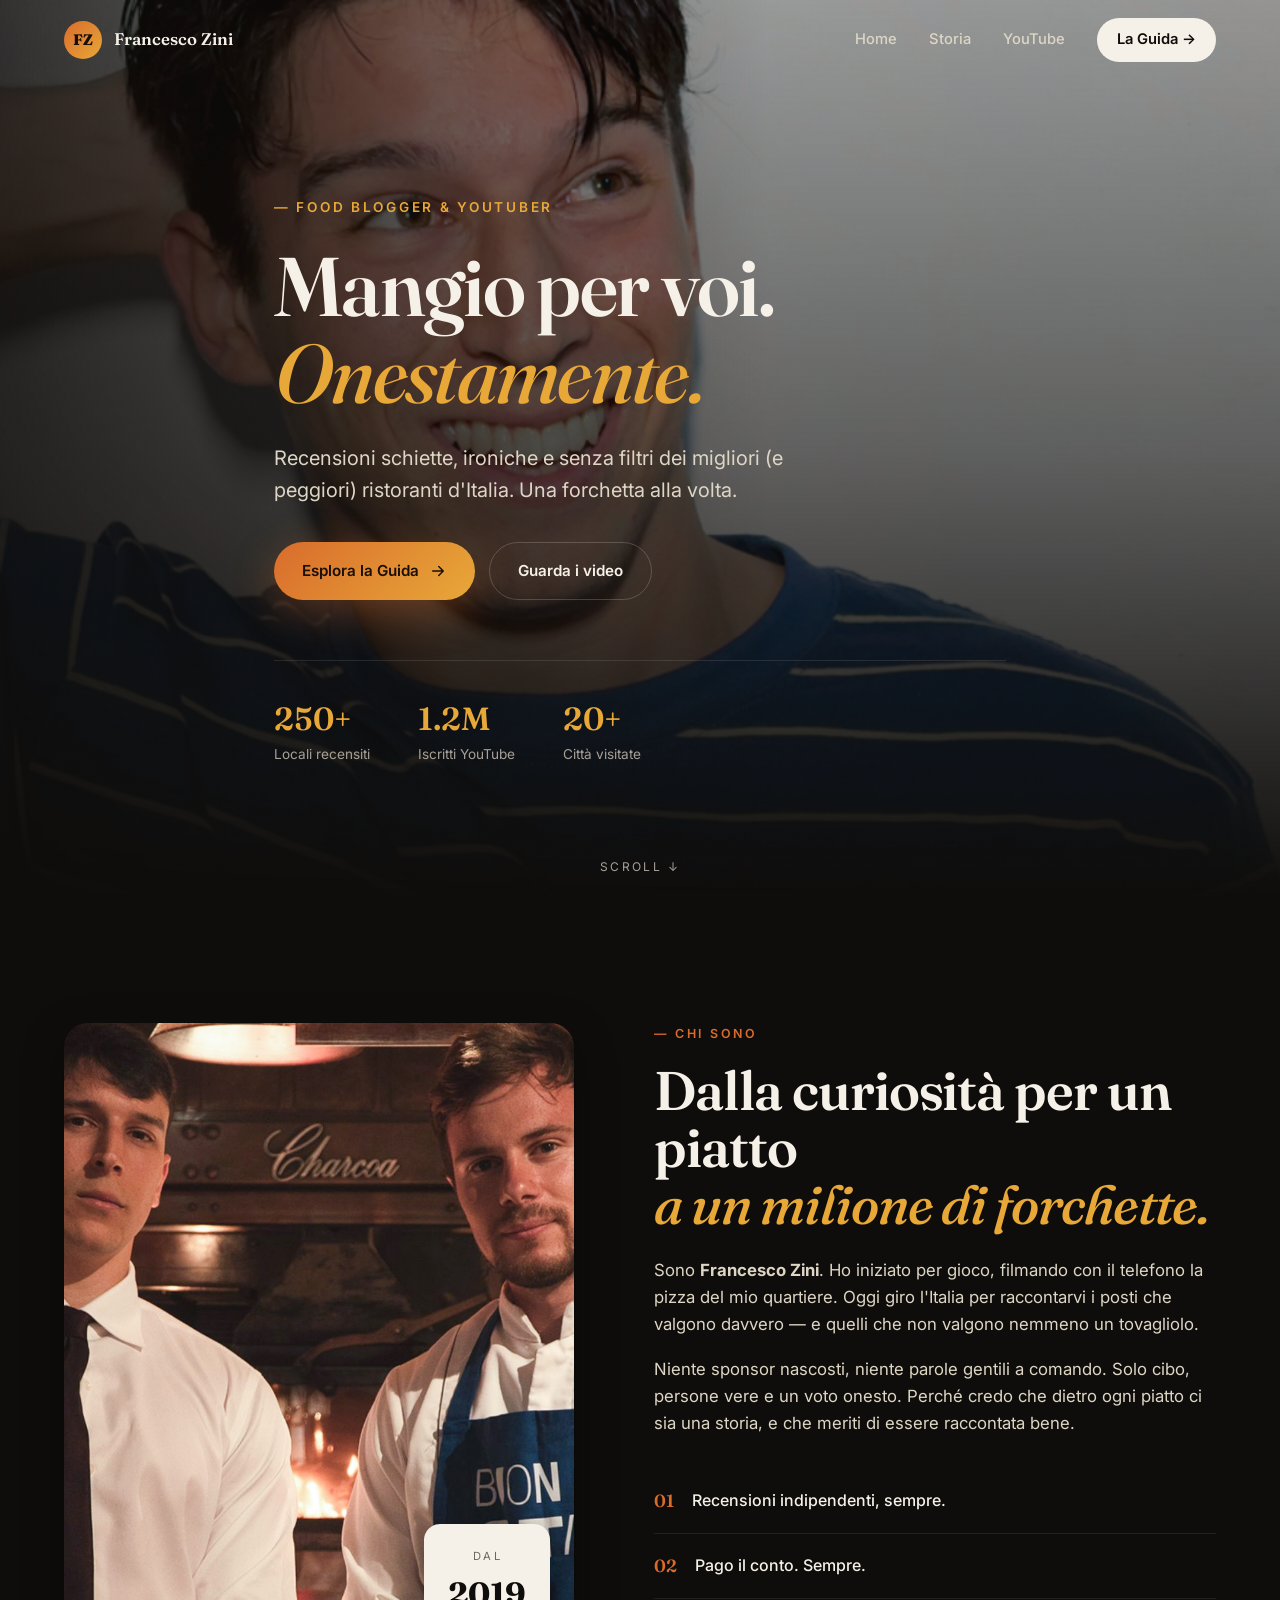
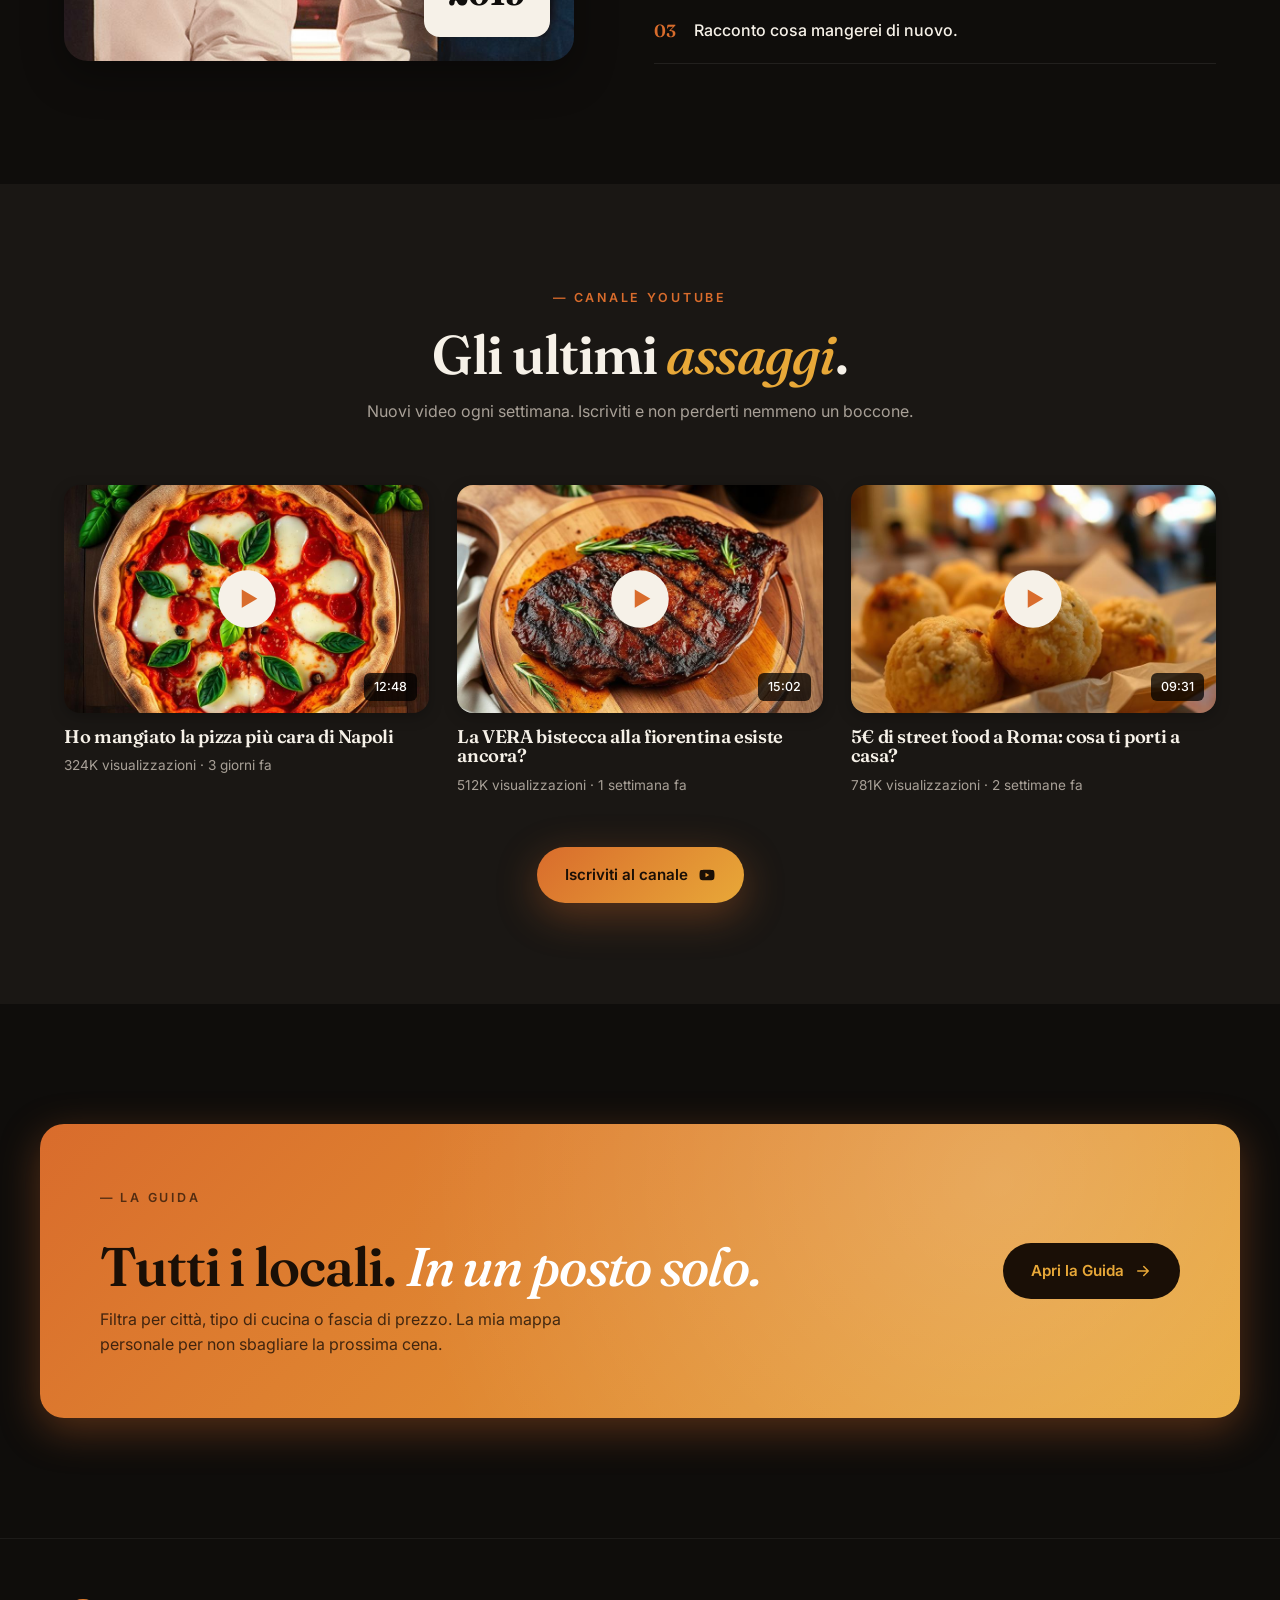
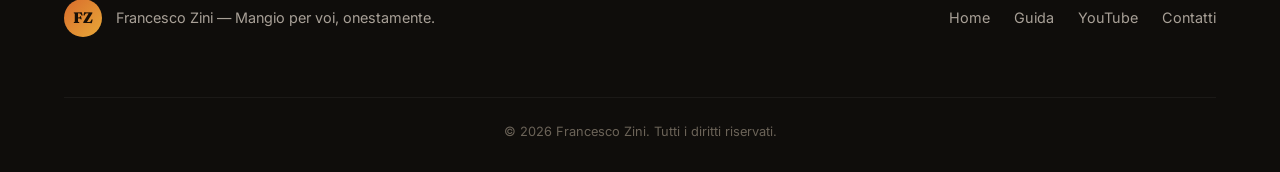
<file: index.html>
<!DOCTYPE html>
<html lang="it">
<head>
  <meta charset="UTF-8" />
  <meta name="viewport" content="width=device-width, initial-scale=1.0" />
  <title>Francesco Zini — Food Blogger & YouTuber | Le migliori recensioni d'Italia</title>
  <meta name="description" content="Il sito ufficiale di Francesco Zini: storie, recensioni schiette e la guida ai migliori ristoranti d'Italia, dallo street food al gourmet." />
  <meta property="og:title" content="Francesco Zini — Food Blogger & YouTuber" />
  <meta property="og:description" content="Storie, recensioni e la guida ai migliori ristoranti d'Italia." />
  <meta property="og:type" content="website" />
  <meta property="og:image" content="assets/images/hero-francesco.jpg" />
  <link rel="icon" type="image/jpeg" href="assets/images/Francesco Zini-3.jpg">
  <link rel="preconnect" href="https://fonts.googleapis.com">
  <link rel="preconnect" href="https://fonts.gstatic.com" crossorigin>
  <link href="https://fonts.googleapis.com/css2?family=Fraunces:opsz,wght@9..144,400;9..144,600;9..144,800&family=Inter:wght@300;400;500;600;700&display=swap" rel="stylesheet">
  <link rel="stylesheet" href="assets/css/style.css" />
</head>
<body>

  <!-- ============ NAVBAR ============ -->
  <header class="nav" id="nav">
    <div class="container nav__inner">
      <a href="index.html" class="nav__logo">
        <span class="nav__logo-mark">FZ</span>
        <span class="nav__logo-text">Francesco Zini</span>
      </a>
      <nav class="nav__links" aria-label="Navigazione principale">
        <a href="#home">Home</a>
        <a href="#storia">Storia</a>
        <a href="#youtube">YouTube</a>
        <a href="guida.html" class="nav__cta">La Guida →</a>
      </nav>
      <button class="nav__burger" id="navBurger" aria-label="Apri menu">
        <span></span><span></span><span></span>
      </button>
    </div>
  </header>

  <!-- ============ HERO ============ -->
  <section class="hero" id="home">
    <div class="hero__media">
      <img src="assets/images/Francesco Zini-3.jpg" alt="Francesco Zini in trattoria" />
      <div class="hero__overlay"></div>
    </div>
    <div class="container hero__content">
      <span class="hero__eyebrow reveal">— Food Blogger & YouTuber</span>
      <h1 class="hero__title reveal">
        Mangio per voi.<br/>
        <em>Onestamente.</em>
      </h1>
      <p class="hero__sub reveal">
        Recensioni schiette, ironiche e senza filtri dei migliori (e peggiori)
        ristoranti d'Italia. Una forchetta alla volta.
      </p>
      <div class="hero__actions reveal">
        <a href="guida.html" class="btn btn--primary magnetic">
          <span>Esplora la Guida</span>
          <svg viewBox="0 0 24 24" fill="none"><path d="M5 12h14M13 6l6 6-6 6" stroke="currentColor" stroke-width="2" stroke-linecap="round" stroke-linejoin="round"/></svg>
        </a>
        <a href="#youtube" class="btn btn--ghost">Guarda i video</a>
      </div>
      <div class="hero__stats reveal">
        <div><strong>250+</strong><span>Locali recensiti</span></div>
        <div><strong>1.2M</strong><span>Iscritti YouTube</span></div>
        <div><strong>20+</strong><span>Città visitate</span></div>
      </div>
    </div>
    <div class="hero__scroll">scroll ↓</div>
  </section>

  <!-- ============ STORIA ============ -->
  <section class="storia" id="storia">
    <div class="container storia__grid">
      <div class="storia__media reveal">
        <img src="assets/images/copertina-appetuto.jpg" alt="Francesco mentre filma in cucina" />
        <div class="storia__badge">
          <span>dal</span><strong>2019</strong>
        </div>
      </div>
      <div class="storia__text">
        <span class="eyebrow reveal">— Chi sono</span>
        <h2 class="reveal">Dalla curiosità per un piatto<br/><em>a un milione di forchette.</em></h2>
        <p class="reveal">
          Sono <strong>Francesco Zini</strong>. Ho iniziato per gioco, filmando con il telefono
          la pizza del mio quartiere. Oggi giro l'Italia per raccontarvi i posti che
          valgono davvero — e quelli che non valgono nemmeno un tovagliolo.
        </p>
        <p class="reveal">
          Niente sponsor nascosti, niente parole gentili a comando. Solo cibo,
          persone vere e un voto onesto. Perché credo che dietro ogni piatto ci
          sia una storia, e che meriti di essere raccontata bene.
        </p>
        <ul class="storia__values">
          <li class="reveal"><span>01</span> Recensioni indipendenti, sempre.</li>
          <li class="reveal"><span>02</span> Pago il conto. Sempre.</li>
          <li class="reveal"><span>03</span> Racconto cosa mangerei di nuovo.</li>
        </ul>
      </div>
    </div>
  </section>

  <!-- ============ YOUTUBE ============ -->
  <section class="yt" id="youtube">
    <div class="container">
      <div class="section__head">
        <span class="eyebrow reveal">— Canale YouTube</span>
        <h2 class="reveal">Gli ultimi <em>assaggi</em>.</h2>
        <p class="reveal">Nuovi video ogni settimana. Iscriviti e non perderti nemmeno un boccone.</p>
      </div>

      <div class="yt__grid">
        <!-- Sostituisci gli ID YouTube con i video reali -->
        <article class="yt__card reveal">
          <div class="yt__thumb" data-yt="dQw4w9WgXcQ">
            <img src="assets/images/pizza.jpg" alt="Video recensione pizza" />
            <button class="yt__play" aria-label="Riproduci video">▶</button>
            <span class="yt__duration">12:48</span>
          </div>
          <h3>Ho mangiato la pizza più cara di Napoli</h3>
          <span class="yt__meta">324K visualizzazioni · 3 giorni fa</span>
        </article>
        <article class="yt__card reveal">
          <div class="yt__thumb" data-yt="dQw4w9WgXcQ">
            <img src="assets/images/bistecca.jpg" alt="Video recensione bistecca" />
            <button class="yt__play" aria-label="Riproduci video">▶</button>
            <span class="yt__duration">15:02</span>
          </div>
          <h3>La VERA bistecca alla fiorentina esiste ancora?</h3>
          <span class="yt__meta">512K visualizzazioni · 1 settimana fa</span>
        </article>
        <article class="yt__card reveal">
          <div class="yt__thumb" data-yt="dQw4w9WgXcQ">
            <img src="assets/images/streetfood.jpg" alt="Video street food Roma" />
            <button class="yt__play" aria-label="Riproduci video">▶</button>
            <span class="yt__duration">09:31</span>
          </div>
          <h3>5€ di street food a Roma: cosa ti porti a casa?</h3>
          <span class="yt__meta">781K visualizzazioni · 2 settimane fa</span>
        </article>
      </div>

      <div class="yt__cta reveal">
        <!-- TODO: sostituisci con il link reale al canale YouTube -->
        <a href="https://www.youtube.com/" target="_blank" rel="noopener" class="btn btn--primary magnetic">
          <span>Iscriviti al canale</span>
          <svg viewBox="0 0 24 24" fill="currentColor"><path d="M21.6 7.2a2.5 2.5 0 0 0-1.7-1.8C18.2 5 12 5 12 5s-6.2 0-7.9.4A2.5 2.5 0 0 0 2.4 7.2 26 26 0 0 0 2 12a26 26 0 0 0 .4 4.8 2.5 2.5 0 0 0 1.7 1.8C5.8 19 12 19 12 19s6.2 0 7.9-.4a2.5 2.5 0 0 0 1.7-1.8A26 26 0 0 0 22 12a26 26 0 0 0-.4-4.8zM10 15V9l5 3-5 3z"/></svg>
        </a>
      </div>
    </div>
  </section>

  <!-- ============ TEASER GUIDA ============ -->
  <section class="teaser">
    <div class="container teaser__inner reveal">
      <div>
        <span class="eyebrow">— La Guida</span>
        <h2>Tutti i locali. <em>In un posto solo.</em></h2>
        <p>Filtra per città, tipo di cucina o fascia di prezzo. La mia mappa personale per non sbagliare la prossima cena.</p>
      </div>
      <a href="guida.html" class="btn btn--primary magnetic">
        <span>Apri la Guida</span>
        <svg viewBox="0 0 24 24" fill="none"><path d="M5 12h14M13 6l6 6-6 6" stroke="currentColor" stroke-width="2" stroke-linecap="round" stroke-linejoin="round"/></svg>
      </a>
    </div>
  </section>

  <!-- ============ FOOTER ============ -->
  <footer class="footer">
    <div class="container footer__inner">
      <div class="footer__brand">
        <span class="nav__logo-mark">FZ</span>
        <p>Francesco Zini — Mangio per voi, onestamente.</p>
      </div>
      <div class="footer__links">
        <a href="#home">Home</a>
        <a href="guida.html">Guida</a>
        <a href="#youtube">YouTube</a>
        <a href="mailto:hello@francescozini.it">Contatti</a>
      </div>
      <p class="footer__copy">© <span id="year"></span> Francesco Zini. Tutti i diritti riservati.</p>
    </div>
  </footer>

  <!-- ============ MODAL VIDEO ============ -->
  <div class="modal" id="videoModal" aria-hidden="true">
    <div class="modal__backdrop" data-close></div>
    <div class="modal__content">
      <button class="modal__close" data-close aria-label="Chiudi">×</button>
      <div class="modal__video" id="modalVideo"></div>
    </div>
  </div>

  <script src="assets/js/main.js"></script>
</body>
</html>
</file>
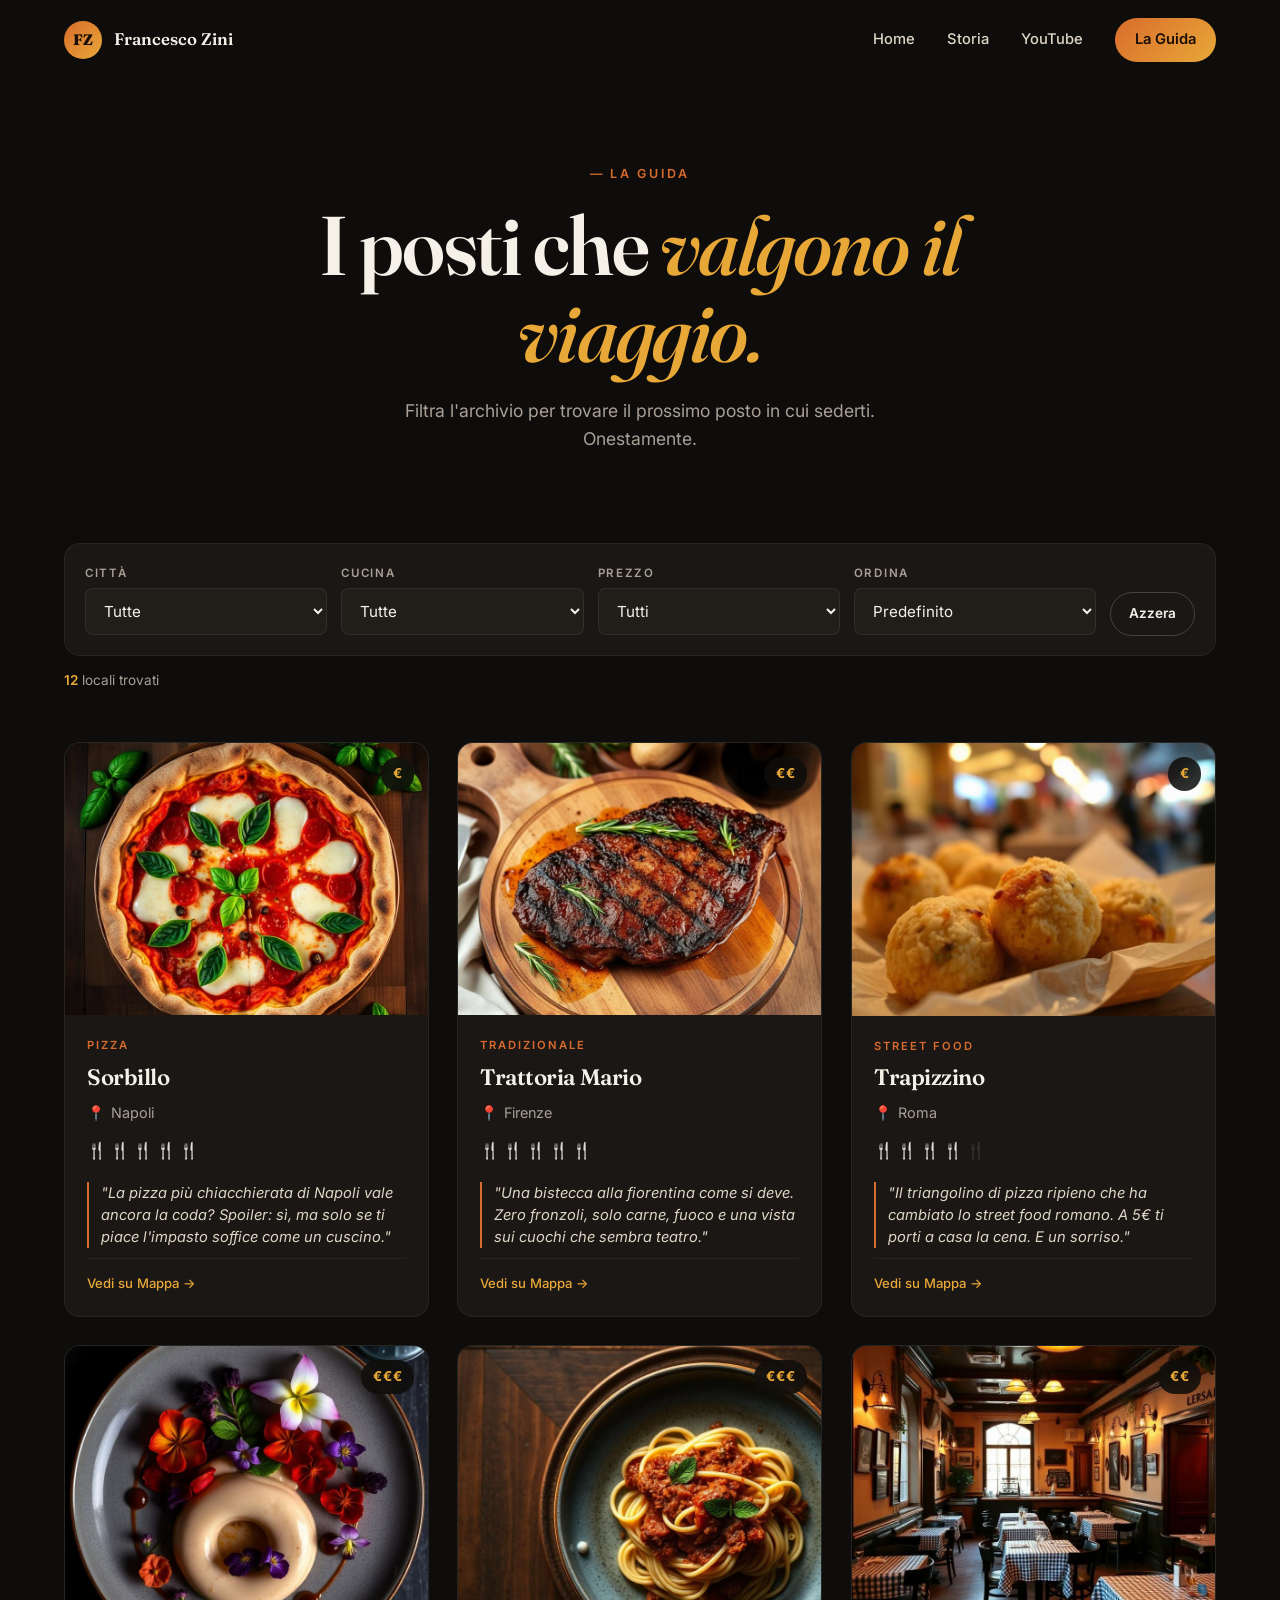
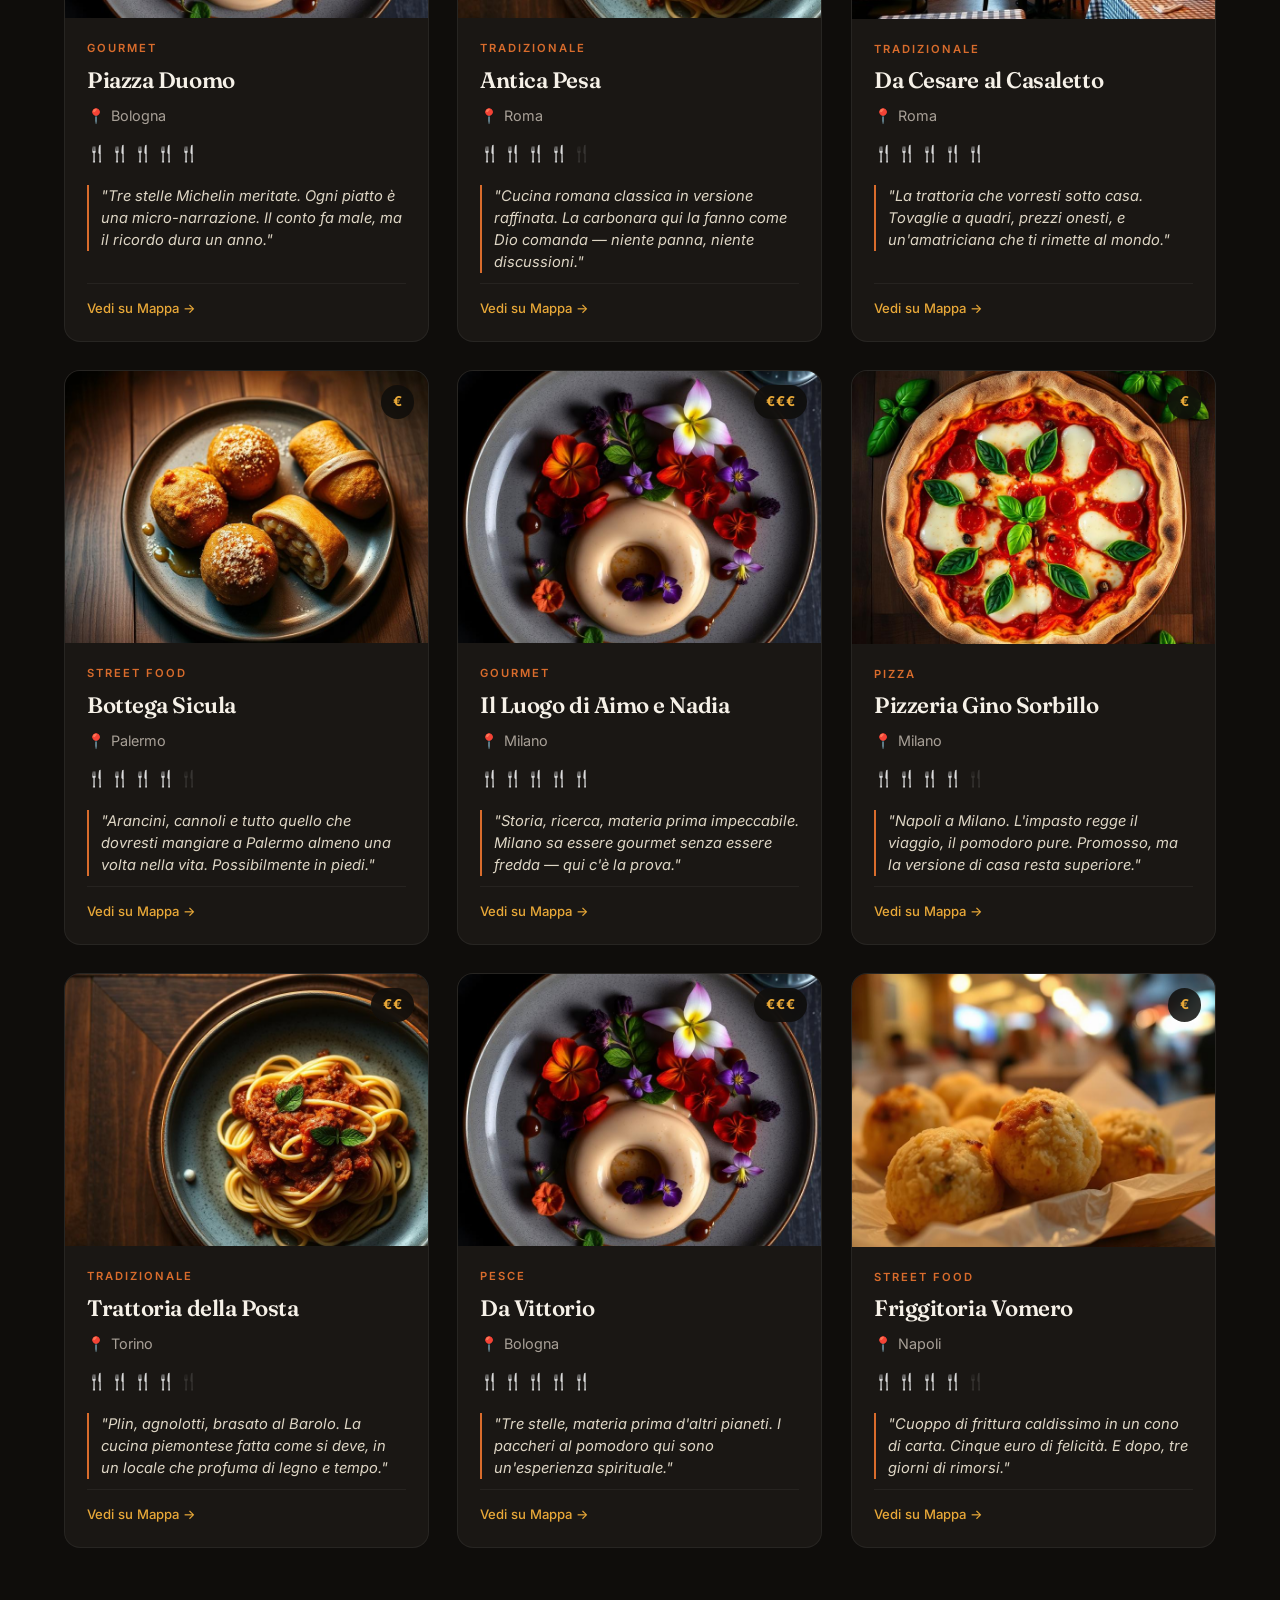
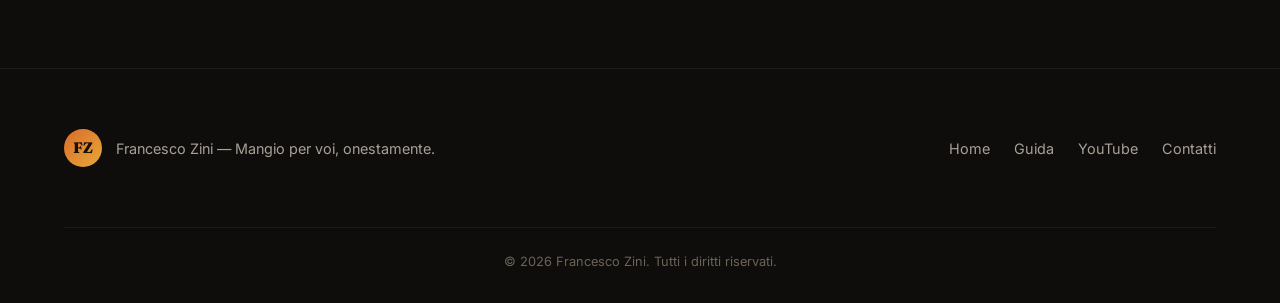
<file: guida.html>
<!DOCTYPE html>
<html lang="it">
<head>
  <meta charset="UTF-8" />
  <meta name="viewport" content="width=device-width, initial-scale=1.0" />
  <title>La Guida — Tutti i ristoranti recensiti | Francesco Zini</title>
  <meta name="description" content="L'archivio completo dei ristoranti recensiti da Francesco Zini. Filtra per città, cucina e prezzo." />
  <meta property="og:title" content="La Guida di Francesco Zini" />
  <meta property="og:description" content="Trova il prossimo posto giusto in cui mangiare." />
  <meta property="og:image" content="assets/images/pizza.jpg" />
  <link rel="icon" type="image/jpeg" href="assets/images/Francesco Zini-3.jpg">
  <link rel="preconnect" href="https://fonts.googleapis.com">
  <link rel="preconnect" href="https://fonts.gstatic.com" crossorigin>
  <link href="https://fonts.googleapis.com/css2?family=Fraunces:opsz,wght@9..144,400;9..144,600;9..144,800&family=Inter:wght@300;400;500;600;700&display=swap" rel="stylesheet">
  <link rel="stylesheet" href="assets/css/style.css" />
</head>
<body>

  <!-- ============ NAVBAR ============ -->
  <header class="nav" id="nav">
    <div class="container nav__inner">
      <a href="index.html" class="nav__logo">
        <span class="nav__logo-mark">FZ</span>
        <span class="nav__logo-text">Francesco Zini</span>
      </a>
      <nav class="nav__links">
        <a href="index.html#home">Home</a>
        <a href="index.html#storia">Storia</a>
        <a href="index.html#youtube">YouTube</a>
        <a href="guida.html" class="nav__cta is-active">La Guida</a>
      </nav>
      <button class="nav__burger" id="navBurger" aria-label="Apri menu">
        <span></span><span></span><span></span>
      </button>
    </div>
  </header>

  <!-- ============ HEADER GUIDA ============ -->
  <section class="guida-hero">
    <div class="container">
      <span class="eyebrow reveal">— La Guida</span>
      <h1 class="reveal">I posti che <em>valgono il viaggio.</em></h1>
      <p class="reveal">Filtra l'archivio per trovare il prossimo posto in cui sederti. Onestamente.</p>
    </div>
  </section>

  <!-- ============ FILTRI ============ -->
  <section class="filters">
    <div class="container">
      <div class="filters__bar">
        <div class="filter">
          <label for="fCitta">Città</label>
          <select id="fCitta">
            <option value="">Tutte</option>
            <option>Milano</option>
            <option>Roma</option>
            <option>Firenze</option>
            <option>Napoli</option>
            <option>Bologna</option>
            <option>Palermo</option>
            <option>Torino</option>
          </select>
        </div>
        <div class="filter">
          <label for="fCucina">Cucina</label>
          <select id="fCucina">
            <option value="">Tutte</option>
            <option>Street Food</option>
            <option>Tradizionale</option>
            <option>Gourmet</option>
            <option>Pizza</option>
            <option>Pesce</option>
          </select>
        </div>
        <div class="filter">
          <label for="fPrezzo">Prezzo</label>
          <select id="fPrezzo">
            <option value="">Tutti</option>
            <option value="1">€</option>
            <option value="2">€€</option>
            <option value="3">€€€</option>
          </select>
        </div>
        <div class="filter">
          <label for="fSort">Ordina</label>
          <select id="fSort">
            <option value="default">Predefinito</option>
            <option value="rating-desc">Voto più alto</option>
            <option value="rating-asc">Voto più basso</option>
          </select>
        </div>
        <button class="btn btn--ghost btn--small" id="resetFilters">Azzera</button>
      </div>
      <p class="filters__count"><span id="count">0</span> locali trovati</p>
    </div>
  </section>

  <!-- ============ GRID LOCALI ============ -->
  <section class="archive">
    <div class="container">
      <div class="archive__grid" id="grid">
        <!-- Skeleton loaders -->
        <div class="skeleton"></div><div class="skeleton"></div><div class="skeleton"></div>
      </div>
      <p class="archive__empty" id="empty" hidden>Nessun locale corrisponde ai filtri scelti.</p>
    </div>
  </section>

  <!-- ============ FOOTER ============ -->
  <footer class="footer">
    <div class="container footer__inner">
      <div class="footer__brand">
        <span class="nav__logo-mark">FZ</span>
        <p>Francesco Zini — Mangio per voi, onestamente.</p>
      </div>
      <div class="footer__links">
        <a href="index.html#home">Home</a>
        <a href="guida.html">Guida</a>
        <a href="index.html#youtube">YouTube</a>
        <a href="mailto:hello@francescozini.it">Contatti</a>
      </div>
      <p class="footer__copy">© <span id="year"></span> Francesco Zini. Tutti i diritti riservati.</p>
    </div>
  </footer>

  <!-- ============ MODAL VIDEO ============ -->
  <div class="modal" id="videoModal" aria-hidden="true">
    <div class="modal__backdrop" data-close></div>
    <div class="modal__content">
      <button class="modal__close" data-close aria-label="Chiudi">×</button>
      <div class="modal__video" id="modalVideo"></div>
    </div>
  </div>

  <script src="assets/js/main.js"></script>
</body>
</html>
</file>
<file: assets/css/style.css>
/* ============================================
   Francesco Zini — Design System
   Palette: terracotta, zafferano, antracite, cream
   Font: Fraunces (display) + Inter (body)
   ============================================ */

:root {
  --color-bg: #0f0d0b;
  --color-surface: #1a1714;
  --color-surface-2: #211d19;
  --color-cream: #f6f1e8;
  --color-cream-dim: #ded6c5;
  --color-text: #f6f1e8;
  --color-text-dim: #a8a097;
  --color-muted: #6b6358;

  --color-accent: #d96c2c;        /* terracotta */
  --color-accent-2: #e8a838;      /* saffron */
  --color-accent-glow: rgba(217, 108, 44, 0.35);

  --gradient-warm: linear-gradient(135deg, #d96c2c 0%, #e8a838 100%);
  --gradient-fade: linear-gradient(180deg, transparent 0%, rgba(15,13,11,0.85) 60%, var(--color-bg) 100%);

  --radius-sm: 8px;
  --radius: 16px;
  --radius-lg: 24px;

  --shadow-sm: 0 4px 14px rgba(0,0,0,0.25);
  --shadow-md: 0 14px 40px rgba(0,0,0,0.35);
  --shadow-glow: 0 12px 40px var(--color-accent-glow);

  --font-display: 'Fraunces', Georgia, serif;
  --font-body: 'Inter', -apple-system, BlinkMacSystemFont, sans-serif;

  --container: 1200px;
  --ease: cubic-bezier(0.22, 1, 0.36, 1);
}

/* ---------- Reset ---------- */
* { box-sizing: border-box; margin: 0; padding: 0; }
html { scroll-behavior: smooth; -webkit-text-size-adjust: 100%; }
body {
  font-family: var(--font-body);
  background: var(--color-bg);
  color: var(--color-text);
  line-height: 1.6;
  font-weight: 400;
  overflow-x: hidden;
}
img { max-width: 100%; display: block; }
a { color: inherit; text-decoration: none; }
button { font: inherit; border: none; background: none; cursor: pointer; color: inherit; }
select { font: inherit; }

.container {
  width: 100%;
  max-width: var(--container);
  margin: 0 auto;
  padding: 0 24px;
}

/* ---------- Typography ---------- */
h1, h2, h3 { font-family: var(--font-display); font-weight: 600; line-height: 1.05; letter-spacing: -0.02em; }
h1 { font-size: clamp(2.6rem, 7vw, 5.2rem); }
h2 { font-size: clamp(2rem, 4.5vw, 3.4rem); }
h3 { font-size: 1.15rem; font-weight: 600; }
em { font-style: italic; color: var(--color-accent-2); font-weight: 500; }

.eyebrow {
  font-family: var(--font-body);
  font-size: 0.78rem;
  font-weight: 600;
  letter-spacing: 0.22em;
  text-transform: uppercase;
  color: var(--color-accent);
  display: inline-block;
  margin-bottom: 18px;
}

/* ---------- Buttons ---------- */
.btn {
  display: inline-flex;
  align-items: center;
  gap: 10px;
  padding: 16px 28px;
  border-radius: 999px;
  font-weight: 600;
  font-size: 0.95rem;
  transition: transform 0.4s var(--ease), box-shadow 0.4s var(--ease), background 0.3s;
  will-change: transform;
  white-space: nowrap;
}
.btn svg { width: 18px; height: 18px; transition: transform 0.4s var(--ease); }
.btn:hover svg { transform: translateX(4px); }

.btn--primary {
  background: var(--gradient-warm);
  color: #1a0f06;
  box-shadow: var(--shadow-glow);
}
.btn--primary:hover { box-shadow: 0 18px 50px var(--color-accent-glow); transform: translateY(-2px); }

.btn--ghost {
  background: transparent;
  color: var(--color-cream);
  border: 1px solid rgba(246, 241, 232, 0.2);
}
.btn--ghost:hover { background: rgba(246, 241, 232, 0.06); border-color: var(--color-accent); }

.btn--small { padding: 10px 18px; font-size: 0.85rem; }

/* ---------- Navbar ---------- */
.nav {
  position: fixed; top: 0; left: 0; right: 0; z-index: 50;
  padding: 18px 0;
  transition: background 0.3s, padding 0.3s, backdrop-filter 0.3s;
}
.nav.is-scrolled {
  background: rgba(15,13,11,0.75);
  backdrop-filter: blur(14px);
  -webkit-backdrop-filter: blur(14px);
  padding: 12px 0;
  border-bottom: 1px solid rgba(255,255,255,0.06);
}
.nav__inner { display: flex; align-items: center; justify-content: space-between; gap: 24px; }
.nav__logo { display: flex; align-items: center; gap: 12px; font-weight: 600; }
.nav__logo-mark {
  display: inline-flex; align-items: center; justify-content: center;
  width: 38px; height: 38px; border-radius: 50%;
  background: var(--gradient-warm); color: #1a0f06;
  font-family: var(--font-display); font-weight: 800;
  font-size: 0.95rem;
}
.nav__logo-text { font-family: var(--font-display); font-size: 1.05rem; }
.nav__links { display: flex; align-items: center; gap: 32px; }
.nav__links a { font-size: 0.92rem; font-weight: 500; color: var(--color-cream-dim); transition: color 0.2s; position: relative; }
.nav__links a:hover { color: var(--color-cream); }
.nav__cta {
  padding: 10px 20px; border-radius: 999px;
  background: var(--color-cream); color: var(--color-bg) !important;
  font-weight: 600 !important;
  transition: transform 0.3s var(--ease);
}
.nav__cta:hover { transform: translateY(-2px); }
.nav__cta.is-active { background: var(--gradient-warm); color: #1a0f06 !important; }

.nav__burger { display: none; flex-direction: column; gap: 5px; padding: 8px; }
.nav__burger span { width: 24px; height: 2px; background: var(--color-cream); transition: 0.3s; }

@media (max-width: 820px) {
  .nav__links {
    position: fixed; top: 0; right: 0; height: 100vh; width: 80%; max-width: 320px;
    background: var(--color-surface);
    flex-direction: column; justify-content: center; align-items: flex-start;
    padding: 40px;
    transform: translateX(100%);
    transition: transform 0.4s var(--ease);
    border-left: 1px solid rgba(255,255,255,0.06);
  }
  .nav__links.is-open { transform: translateX(0); }
  .nav__links a { font-size: 1.4rem; font-family: var(--font-display); }
  .nav__burger { display: flex; z-index: 60; }
  .nav__burger.is-open span:nth-child(1) { transform: translateY(7px) rotate(45deg); }
  .nav__burger.is-open span:nth-child(2) { opacity: 0; }
  .nav__burger.is-open span:nth-child(3) { transform: translateY(-7px) rotate(-45deg); }
}

/* ---------- Hero ---------- */
.hero {
  position: relative;
  min-height: 100vh;
  display: flex; align-items: center;
  padding: 140px 0 80px;
  overflow: hidden;
}
.hero__media { position: absolute; inset: 0; z-index: 0; }
.hero__media img {
  width: 100%; height: 100%; object-fit: cover;
  animation: heroZoom 20s ease-out forwards;
}
@keyframes heroZoom { from { transform: scale(1.15); } to { transform: scale(1); } }
.hero__overlay {
  position: absolute; inset: 0;
  background:
    linear-gradient(180deg, rgba(15,13,11,0.4) 0%, rgba(15,13,11,0.65) 50%, var(--color-bg) 100%),
    linear-gradient(90deg, rgba(15,13,11,0.75) 0%, transparent 60%);
}
.hero__content { position: relative; z-index: 2; max-width: 780px; }
.hero__eyebrow { color: var(--color-accent-2); font-weight: 600; letter-spacing: 0.2em; font-size: 0.85rem; text-transform: uppercase; display: inline-block; margin-bottom: 24px; }
.hero__title { margin-bottom: 24px; text-wrap: balance; }
.hero__sub { font-size: clamp(1.05rem, 1.6vw, 1.25rem); color: var(--color-cream-dim); max-width: 560px; margin-bottom: 36px; }
.hero__actions { display: flex; gap: 14px; flex-wrap: wrap; margin-bottom: 60px; }
.hero__stats { display: flex; gap: 48px; flex-wrap: wrap; padding-top: 32px; border-top: 1px solid rgba(255,255,255,0.1); }
.hero__stats div { display: flex; flex-direction: column; }
.hero__stats strong { font-family: var(--font-display); font-size: 2rem; color: var(--color-accent-2); font-weight: 600; }
.hero__stats span { font-size: 0.85rem; color: var(--color-text-dim); }
.hero__scroll {
  position: absolute; bottom: 24px; left: 50%; transform: translateX(-50%);
  font-size: 0.75rem; letter-spacing: 0.2em; text-transform: uppercase; color: var(--color-text-dim);
  animation: scrollBob 2.5s ease-in-out infinite;
  z-index: 2;
}
@keyframes scrollBob { 0%,100% { transform: translate(-50%, 0); opacity: 0.6; } 50% { transform: translate(-50%, 8px); opacity: 1; } }

/* ---------- Storia ---------- */
.storia { padding: 120px 0; }
.storia__grid { display: grid; grid-template-columns: 1fr 1.1fr; gap: 80px; align-items: center; }
@media (max-width: 900px) { .storia__grid { grid-template-columns: 1fr; gap: 50px; } }

.storia__media { position: relative; border-radius: var(--radius-lg); overflow: hidden; box-shadow: var(--shadow-md); }
.storia__media img { aspect-ratio: 4/5; object-fit: cover; transition: transform 1.2s var(--ease); }
.storia__media:hover img { transform: scale(1.04); }
.storia__badge {
  position: absolute; bottom: 24px; right: 24px;
  background: var(--color-cream); color: var(--color-bg);
  padding: 18px 24px; border-radius: var(--radius);
  text-align: center;
  box-shadow: var(--shadow-md);
}
.storia__badge span { font-size: 0.7rem; text-transform: uppercase; letter-spacing: 0.2em; opacity: 0.6; }
.storia__badge strong { display: block; font-family: var(--font-display); font-size: 2rem; }

.storia__text h2 { margin-bottom: 24px; }
.storia__text p { color: var(--color-cream-dim); margin-bottom: 18px; font-size: 1.05rem; }
.storia__values { list-style: none; margin-top: 32px; }
.storia__values li {
  display: flex; align-items: center; gap: 18px;
  padding: 18px 0; border-bottom: 1px solid rgba(255,255,255,0.08);
  font-weight: 500;
}
.storia__values li span {
  font-family: var(--font-display); color: var(--color-accent); font-size: 1.1rem; font-weight: 600;
}

/* ---------- YouTube ---------- */
.yt { padding: 100px 0; background: var(--color-surface); }
.section__head { text-align: center; max-width: 640px; margin: 0 auto 60px; }
.section__head h2 { margin-bottom: 16px; }
.section__head p { color: var(--color-text-dim); }

.yt__grid { display: grid; grid-template-columns: repeat(3, 1fr); gap: 28px; margin-bottom: 50px; }
@media (max-width: 900px) { .yt__grid { grid-template-columns: 1fr; } }

.yt__card { cursor: pointer; }
.yt__thumb {
  position: relative; border-radius: var(--radius); overflow: hidden;
  aspect-ratio: 16/10; margin-bottom: 14px;
  box-shadow: var(--shadow-sm);
}
.yt__thumb img { width: 100%; height: 100%; object-fit: cover; transition: transform 0.6s var(--ease); }
.yt__card:hover .yt__thumb img { transform: scale(1.06); }
.yt__play {
  position: absolute; top: 50%; left: 50%;
  transform: translate(-50%, -50%) scale(0.9);
  width: 64px; height: 64px; border-radius: 50%;
  background: var(--color-cream); color: var(--color-accent);
  font-size: 1.4rem; display: flex; align-items: center; justify-content: center;
  transition: transform 0.4s var(--ease), background 0.3s;
  padding-left: 4px;
}
.yt__card:hover .yt__play { transform: translate(-50%, -50%) scale(1); background: var(--color-accent); color: var(--color-cream); }
.yt__duration {
  position: absolute; bottom: 12px; right: 12px;
  background: rgba(0,0,0,0.75); color: #fff;
  padding: 4px 10px; border-radius: 6px; font-size: 0.78rem; font-weight: 500;
}
.yt__card h3 { margin-bottom: 6px; }
.yt__meta { font-size: 0.85rem; color: var(--color-text-dim); }
.yt__cta { text-align: center; }

/* ---------- Teaser ---------- */
.teaser { padding: 120px 0; }
.teaser__inner {
  background: var(--gradient-warm);
  border-radius: var(--radius-lg);
  padding: 60px;
  display: flex; align-items: center; justify-content: space-between; gap: 40px;
  color: #1a0f06;
  box-shadow: var(--shadow-glow);
  position: relative; overflow: hidden;
}
.teaser__inner::before {
  content: ''; position: absolute; inset: 0;
  background: radial-gradient(circle at 80% 20%, rgba(255,255,255,0.2), transparent 60%);
}
.teaser__inner > * { position: relative; z-index: 1; }
.teaser__inner h2 { margin: 12px 0; color: #1a0f06; }
.teaser__inner h2 em { color: #fff; }
.teaser__inner .eyebrow { color: #1a0f06; opacity: 0.7; }
.teaser__inner p { max-width: 500px; color: rgba(26, 15, 6, 0.8); }
.teaser__inner .btn--primary { background: #1a0f06; color: var(--color-accent-2); box-shadow: none; }
.teaser__inner .btn--primary:hover { background: #000; }
@media (max-width: 760px) { .teaser__inner { flex-direction: column; align-items: flex-start; padding: 40px 28px; } }

/* ---------- Footer ---------- */
.footer { padding: 60px 0 30px; border-top: 1px solid rgba(255,255,255,0.06); }
.footer__inner { display: flex; flex-wrap: wrap; justify-content: space-between; gap: 30px; align-items: center; }
.footer__brand { display: flex; align-items: center; gap: 14px; }
.footer__brand p { color: var(--color-text-dim); font-size: 0.9rem; }
.footer__links { display: flex; gap: 24px; }
.footer__links a { color: var(--color-text-dim); font-size: 0.9rem; transition: color 0.2s; }
.footer__links a:hover { color: var(--color-accent-2); }
.footer__copy { width: 100%; text-align: center; color: var(--color-muted); font-size: 0.8rem; margin-top: 30px; padding-top: 24px; border-top: 1px solid rgba(255,255,255,0.05); }

/* ============================================
   GUIDA PAGE
   ============================================ */
.guida-hero { padding: 160px 0 60px; text-align: center; }
.guida-hero h1 { max-width: 800px; margin: 0 auto 20px; }
.guida-hero p { color: var(--color-text-dim); max-width: 560px; margin: 0 auto; font-size: 1.1rem; }

/* ---------- Filtri ---------- */
.filters { padding: 30px 0 20px; position: sticky; top: 70px; z-index: 20; background: rgba(15,13,11,0.9); backdrop-filter: blur(12px); }
.filters__bar {
  display: flex; gap: 14px; align-items: flex-end; flex-wrap: wrap;
  background: var(--color-surface);
  padding: 20px; border-radius: var(--radius);
  border: 1px solid rgba(255,255,255,0.06);
}
.filter { display: flex; flex-direction: column; gap: 6px; flex: 1; min-width: 140px; }
.filter label { font-size: 0.72rem; letter-spacing: 0.15em; text-transform: uppercase; color: var(--color-text-dim); font-weight: 600; }
.filter select {
  background: var(--color-surface-2); color: var(--color-cream);
  border: 1px solid rgba(255,255,255,0.08); border-radius: var(--radius-sm);
  padding: 12px 14px; font-size: 0.95rem;
  transition: border-color 0.2s;
}
.filter select:focus { outline: none; border-color: var(--color-accent); }
.filters__count { margin-top: 14px; color: var(--color-text-dim); font-size: 0.85rem; }
.filters__count span { color: var(--color-accent-2); font-weight: 600; }

/* ---------- Archive grid ---------- */
.archive { padding: 30px 0 120px; min-height: 50vh; }
.archive__grid { display: grid; grid-template-columns: repeat(3, 1fr); gap: 28px; }
@media (max-width: 980px) { .archive__grid { grid-template-columns: repeat(2, 1fr); } }
@media (max-width: 620px) { .archive__grid { grid-template-columns: 1fr; } }
.archive__empty { text-align: center; padding: 60px 0; color: var(--color-text-dim); font-size: 1.05rem; }

/* ---------- Skeleton ---------- */
.skeleton {
  height: 420px; border-radius: var(--radius);
  background: linear-gradient(90deg, var(--color-surface) 0%, var(--color-surface-2) 50%, var(--color-surface) 100%);
  background-size: 200% 100%;
  animation: shimmer 1.4s linear infinite;
}
@keyframes shimmer { 0% { background-position: 200% 0; } 100% { background-position: -200% 0; } }

/* ---------- Restaurant card ---------- */
.card {
  background: var(--color-surface);
  border-radius: var(--radius);
  overflow: hidden;
  border: 1px solid rgba(255,255,255,0.06);
  transition: transform 0.5s var(--ease), box-shadow 0.5s var(--ease), border-color 0.3s;
  display: flex; flex-direction: column;
  animation: cardIn 0.5s var(--ease) both;
}
@keyframes cardIn { from { opacity: 0; transform: translateY(20px) scale(0.98); } to { opacity: 1; transform: none; } }
.card.hide { animation: cardOut 0.3s var(--ease) forwards; pointer-events: none; }
@keyframes cardOut { to { opacity: 0; transform: scale(0.95); } }
.card:hover { transform: translateY(-6px); box-shadow: var(--shadow-md); border-color: rgba(217, 108, 44, 0.4); }

.card__media { position: relative; aspect-ratio: 4/3; overflow: hidden; }
.card__media img { width: 100%; height: 100%; object-fit: cover; transition: transform 0.7s var(--ease); }
.card:hover .card__media img { transform: scale(1.08); }
.card__price {
  position: absolute; top: 14px; right: 14px;
  background: rgba(15,13,11,0.85); backdrop-filter: blur(8px);
  color: var(--color-accent-2);
  padding: 6px 12px; border-radius: 999px;
  font-weight: 700; font-size: 0.85rem;
  letter-spacing: 0.05em;
}
.card__play-btn {
  position: absolute; bottom: 14px; left: 14px;
  background: var(--color-cream); color: var(--color-bg);
  padding: 8px 14px; border-radius: 999px;
  font-size: 0.78rem; font-weight: 600;
  display: inline-flex; align-items: center; gap: 6px;
  opacity: 0; transform: translateY(8px);
  transition: opacity 0.3s, transform 0.3s, background 0.2s;
}
.card__play-btn::before { content: '▶'; font-size: 0.7rem; }
.card:hover .card__play-btn { opacity: 1; transform: translateY(0); }
.card__play-btn:hover { background: var(--color-accent); color: var(--color-cream); }

.card__body { padding: 22px; display: flex; flex-direction: column; gap: 10px; flex: 1; }
.card__tag { font-size: 0.7rem; letter-spacing: 0.18em; text-transform: uppercase; color: var(--color-accent); font-weight: 600; }
.card__title { font-family: var(--font-display); font-size: 1.4rem; font-weight: 600; line-height: 1.15; }
.card__city { font-size: 0.9rem; color: var(--color-text-dim); display: flex; align-items: center; gap: 6px; }
.card__city::before { content: '📍'; }
.card__rating { display: flex; gap: 3px; margin: 4px 0; }
.card__rating span { color: var(--color-accent-2); font-size: 1rem; }
.card__rating span.off { color: rgba(255,255,255,0.15); }
.card__note { font-size: 0.92rem; color: var(--color-cream-dim); font-style: italic; line-height: 1.5; border-left: 2px solid var(--color-accent); padding-left: 12px; margin-top: 4px; }
.card__footer { display: flex; justify-content: space-between; align-items: center; margin-top: auto; padding-top: 14px; border-top: 1px solid rgba(255,255,255,0.05); }
.card__map { font-size: 0.82rem; color: var(--color-accent-2); font-weight: 500; transition: color 0.2s; }
.card__map:hover { color: var(--color-cream); }

/* ============================================
   MODAL VIDEO
   ============================================ */
.modal {
  position: fixed; inset: 0; z-index: 100;
  display: flex; align-items: center; justify-content: center;
  padding: 20px;
  opacity: 0; pointer-events: none;
  transition: opacity 0.3s;
}
.modal.is-open { opacity: 1; pointer-events: all; }
.modal__backdrop { position: absolute; inset: 0; background: rgba(0,0,0,0.85); backdrop-filter: blur(8px); }
.modal__content {
  position: relative; width: 100%; max-width: 960px;
  background: #000; border-radius: var(--radius);
  overflow: hidden; box-shadow: var(--shadow-md);
  transform: scale(0.92); transition: transform 0.4s var(--ease);
}
.modal.is-open .modal__content { transform: scale(1); }
.modal__close {
  position: absolute; top: 12px; right: 12px; z-index: 2;
  width: 40px; height: 40px; border-radius: 50%;
  background: rgba(0,0,0,0.7); color: #fff; font-size: 1.6rem;
  display: flex; align-items: center; justify-content: center;
  transition: background 0.2s;
}
.modal__close:hover { background: var(--color-accent); }
.modal__video { aspect-ratio: 16/9; background: #000; }
.modal__video iframe { width: 100%; height: 100%; border: 0; }

/* ============================================
   REVEAL ANIMATIONS (Intersection Observer)
   ============================================ */
.reveal { opacity: 0; transform: translateY(28px); transition: opacity 0.8s var(--ease), transform 0.8s var(--ease); }
.reveal.is-visible { opacity: 1; transform: none; }
.reveal:nth-child(2) { transition-delay: 0.08s; }
.reveal:nth-child(3) { transition-delay: 0.16s; }
.reveal:nth-child(4) { transition-delay: 0.24s; }

@media (prefers-reduced-motion: reduce) {
  *, *::before, *::after { animation-duration: 0.01ms !important; transition-duration: 0.01ms !important; }
}
</file>
